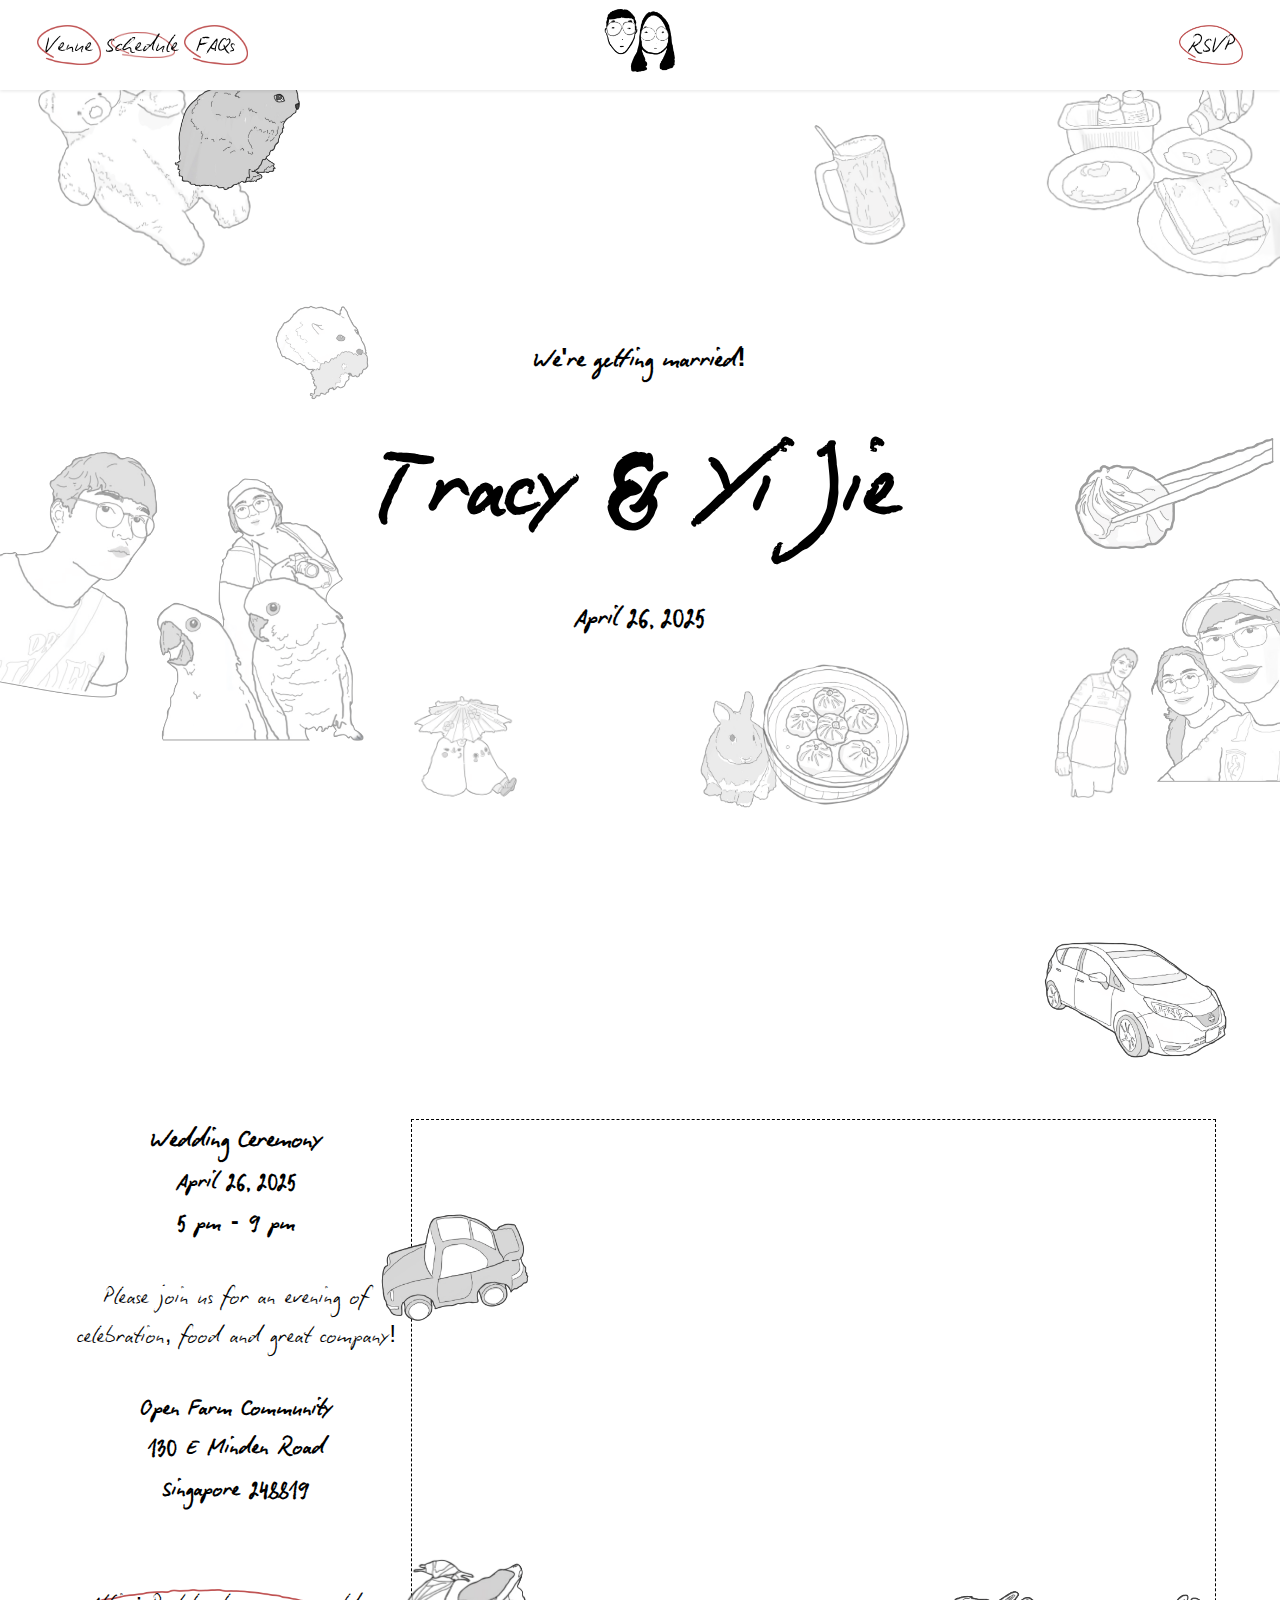
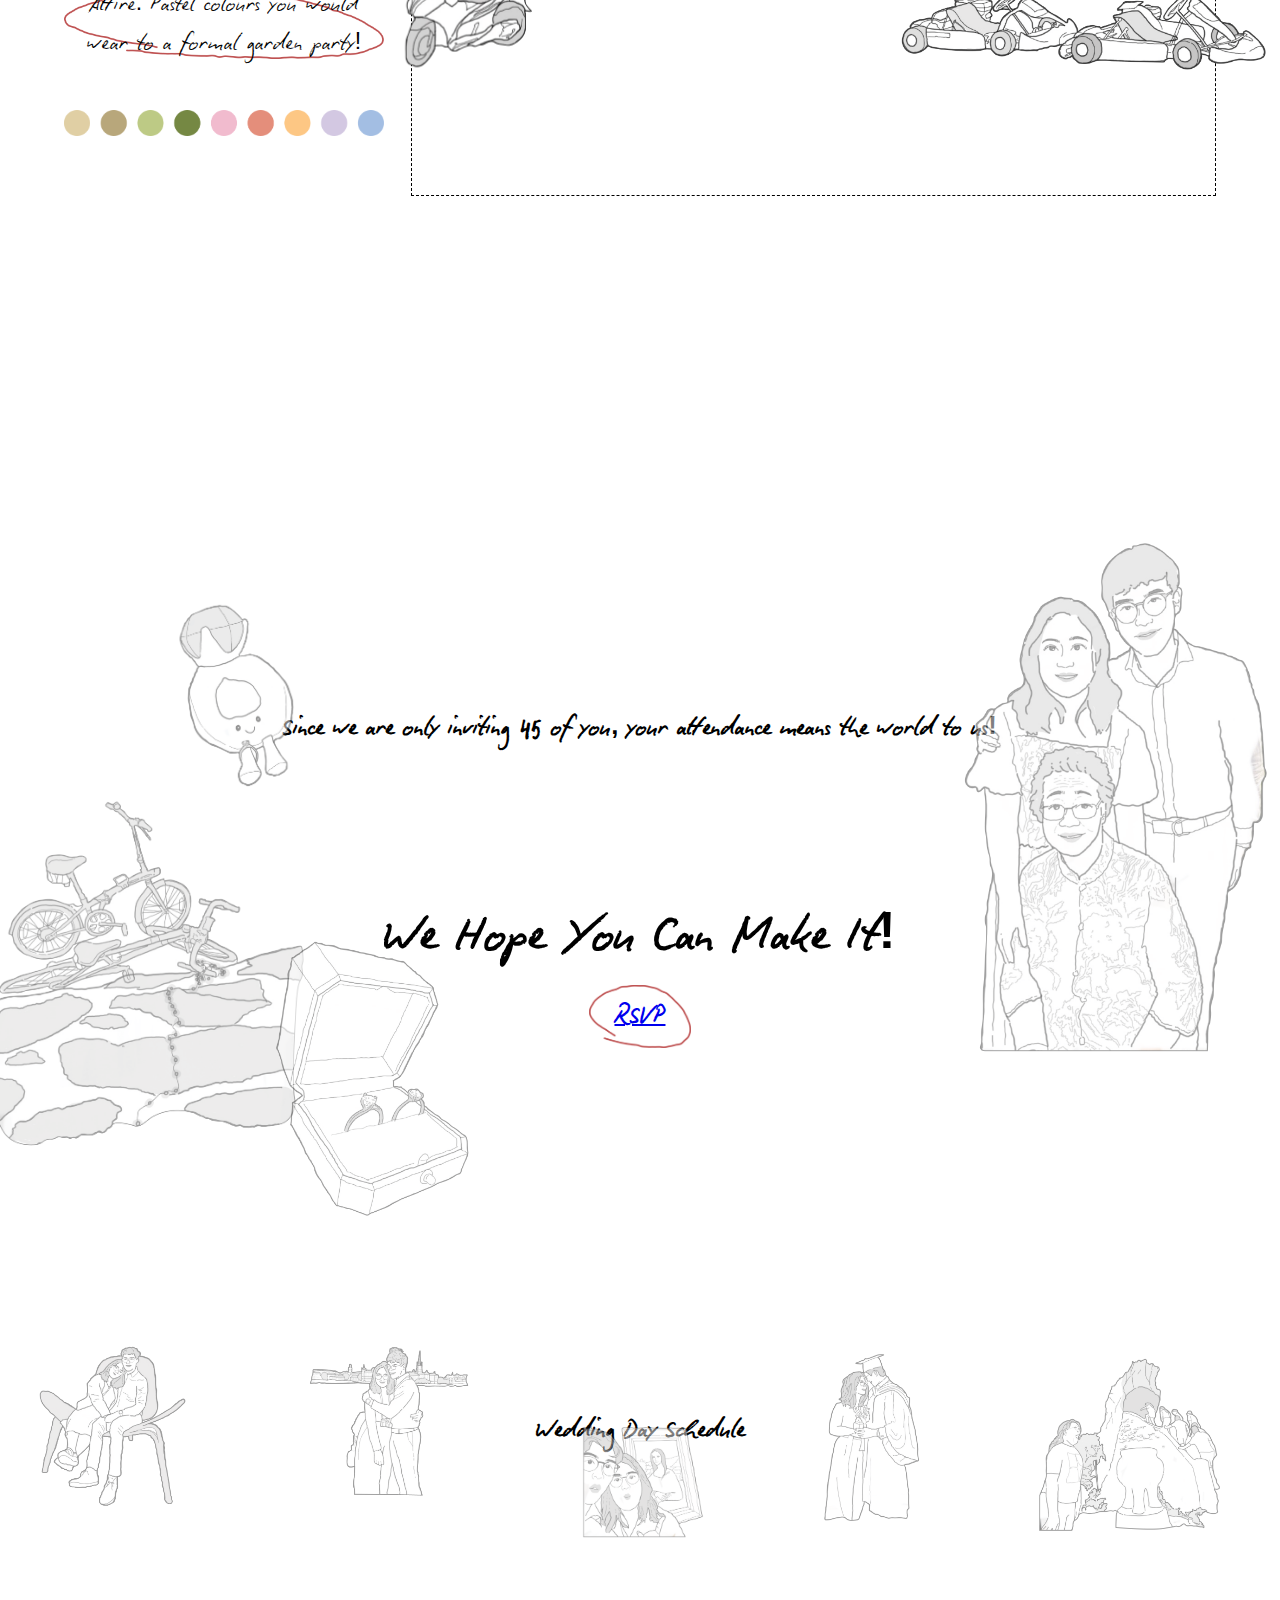
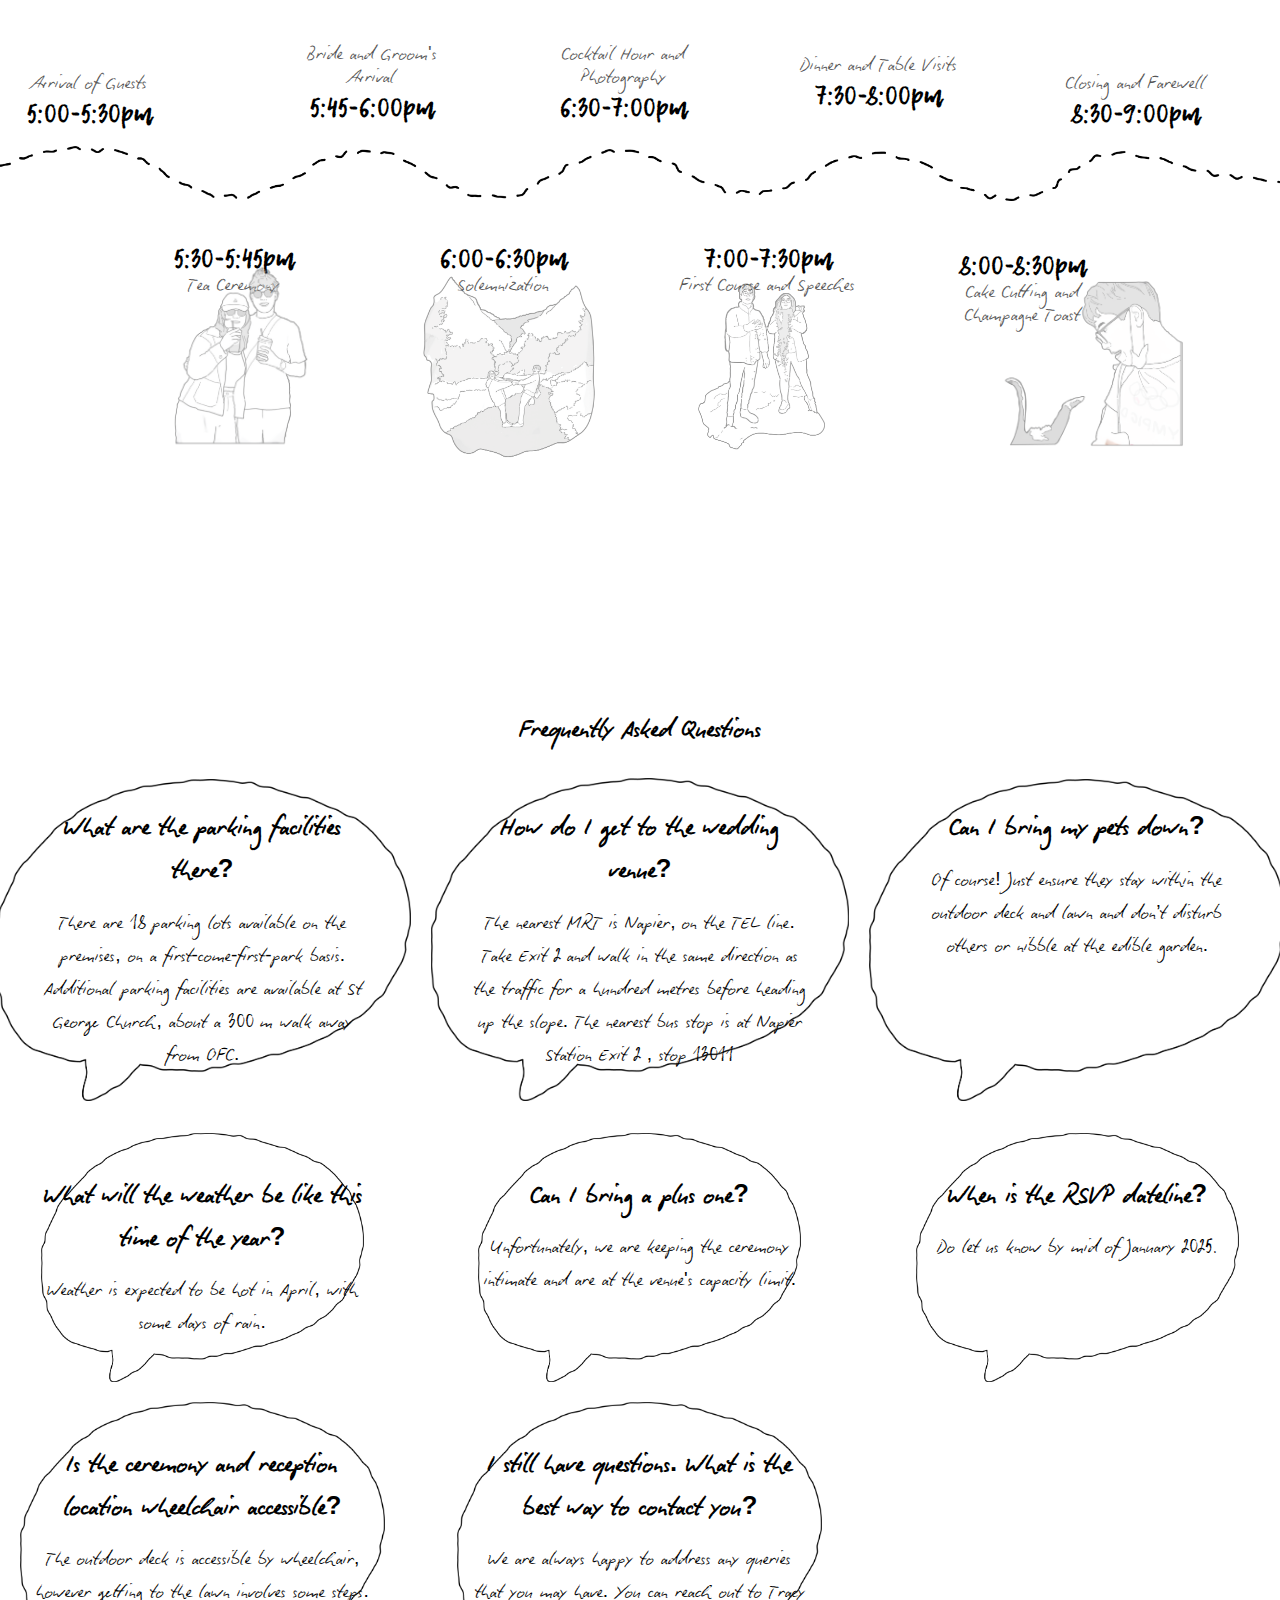
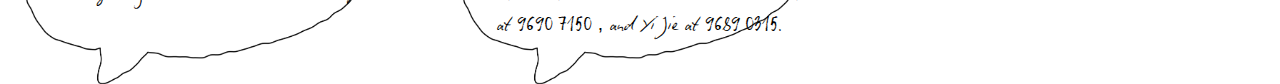
<file: index.html>
<!DOCTYPE html>
<html lang="en">
<head>
  <meta charset="UTF-8">
  <meta name="viewport" content="width=device-width, initial-scale=1.0">
  <title>Tracy & Yi Jie</title>
  <link rel="stylesheet" href="landscape.css" media="(orientation: landscape)">
</head>

<body>
  <header class="fixed-header">
    <nav>
      <!-- Left side links -->
      <ul class="nav-links-left">
        <li class="nav-item venue-circle"><a href="#venue">Venue</a></li>
        <li class="nav-item schedule-circle"><a href="#schedule">Schedule</a></li>
        <li class="nav-item FAQ-circle"><a href="#faqs">FAQs</a></li>
      </ul>

      <!-- Centered image -->
      <div class="logo-container">
        <a href="#home"><img src="Asset 1.png" alt="Logo" class="logo"></a>
      </div>

      <!-- Right side RSVP link -->
      <ul class="nav-links-right">
        <li class="nav-item RSVP-circle"><a href="#RSVP">RSVP</a></li>
      </ul>
    </nav>
  </header>

  <main>
    <section class="home-container" id= "home">
      <h2>We're getting married!</h2>

      <div class="date-line-title">
        <h1>Tracy</h1>
        <h1 class="numbers_font">&</h1>
        <h1>Yi Jie</h1>
      </div>

      <div class="date-line">
        <h3>April</h3>
        <h3 class="numbers_font">26, 2025</h3>
      </div>
    </section>

    <section class="venue" id="venue">
      <div class="venue-container">
        <!-- Left side: Text content -->
        <div class="invitation">
          <!-- Main Title -->
          <big_bold>Wedding Ceremony</big_bold><br>
      
          <!-- Date and Time -->
          <div class="date-line">
            <small_bold>April</small_bold>
            <small_bold class="numbers_font">26, 2025</small_bold>
          </div>
          <div class="date-line">
            <small_bold class="numbers_font">5</small_bold>
            <small_bold>pm - </small_bold>
            <small_bold class="numbers_font">9</small_bold>
            <small_bold>pm</small_bold>
          </div>
          <br>
          <!-- Description -->
          <small_unbold>Please join us for an evening of celebration, food and great company!</small_unbold>
          <br><br>
          <!-- Venue Information -->
          <small_bold>Open Farm Community</small_bold>
            <div class="date-line">
              <small_bold class="numbers_font">130</small_bold>
              <small_bold>E Minden Road</small_bold>
            </div>
            <div class="date-line">
              <small_bold>Singapore</small_bold>
              <small_bold class="numbers_font">248819</small_bold>
            </div>
      
          <!-- Dress Code -->
          <small_unbold class="attire-circle">
            Attire: Pastel colours you would wear to a formal garden party!
          </small_unbold>
        </div>
    
        <!-- Right side: Map -->
        <div class="map-container">
          <iframe 
            src="https://www.google.com/maps/embed?pb=!1m18!1m12!1m3!1d3988.7821474886728!2d103.81301587575473!3d1.3058297986817735!2m3!1f0!2f0!3f0!3m2!1i1024!2i768!4f13.1!3m3!1m2!1s0x31da1a224e7f6a3b%3A0x3c9a08c69ab33461!2sOpen%20Farm%20Community!5e0!3m2!1sen!2ssg!4v1729182833737!5m2!1sen!2ssg" 
            allowfullscreen 
            loading="lazy">
          </iframe>
        </div>
      </div>
    </section>

    <section id="RSVP">
      <div class="RSVP-container">
        <div class="date-line">
          <h1>Since we are only inviting</h1>
          <h1 class="numbers_font">45</h1>
          <h1>of you, your attendance means the world to us!</h1>
        </div>
        <br>
        <h2>We Hope You Can Make It!</h2>

        <h3 class="RSVP-circle-big">
          <a href="https://forms.gle/L5me9amzwKhb71BYA" target="_blank">RSVP</a>
        </h3>
      </div>
    </section>

    <section id="schedule">
      <div class="schedule-container">
        <h1>Wedding Day Schedule</h1>
      
        <div class="timeline">
          <!-- SVG for Wavy Line -->
          <div class="wavy-line-container">
            <img src="Asset 48.png" alt="Wavy Line" class="wavy-line-image">
          </div>
          
      
          <!-- Event 1 (Top) -->
          <div class="event event-top event-top-1">
            <p class="event-name">Arrival of Guests</p>
            <p class="event-time">5:00-5:30pm</p>
          </div>

          <!-- Event 2 (Bottom) -->
          <div class="event event-bottom event-bottom-2">
            <p class="event-time">5:30-5:45pm</p>
            <p class="event-name">Tea Ceremony</p>            
          </div>

          <!-- Event 3 (Top) -->
          <div class="event event-top event-top-3">
            <p class="event-name">Bride and Groom's<br>Arrival</p>
            <p class="event-time">5:45-6:00pm</p>
          </div>

          <!-- Event 4 (Bottom) -->
          <div class="event event-bottom event-bottom-4">
            <p class="event-time">6:00-6:30pm</p>
            <p class="event-name">Solemnization</p>            
          </div>

          <!-- Event 5 (Top) -->
          <div class="event event-top event-top-5">
            <p class="event-name">Cocktail Hour and <br> Photography</p>
            <p class="event-time">6:30-7:00pm</p>
          </div>

          <!-- Event 6 (Bottom) -->
          <div class="event event-bottom event-bottom-6">
            <p class="event-time">7:00-7:30pm</p>
            <p class="event-name">First Course and Speeches</p>            
          </div>

          <!-- Event 7 (Top) -->
          <div class="event event-top event-top-7">
            <p class="event-name">Dinner and Table Visits</p>
            <p class="event-time">7:30-8:00pm</p>
          </div>

          <!-- Event 8 (Bottom) -->
          <div class="event event-bottom event-bottom-8">
            <p class="event-time">8:00-8:30pm</p>
            <p class="event-name">Cake Cutting and<br>Champagne Toast</p>            
          </div>

          <!-- Event 9 (Top) -->
          <div class="event event-top event-top-9">
            <p class="event-name">Closing and Farewell</p>
            <p class="event-time">8:30-9:00pm</p>
          </div>
      
        </div>
      </div>
      
    </section>

    <section id="faqs">
      <h1>Frequently Asked Questions</h1>
      <div class="faq-container">

        <div class="speech-bubble">
          <h1>What are the parking facilities there?</h1>
          <small_unbold>There are </small_unbold>
          <small_unbold class="numbers_font">18</small_unbold>
          <small_unbold>parking lots available on the premises, on a first-come-first-park basis. <br>Additional parking facilities are available at St George Church, about a </small_unbold>
          <small_unbold class="numbers_font">300</small_unbold>
          <small_unbold>m walk away from OFC.</small_unbold>      
        </div>

        <div class="speech-bubble">
          <h1>How do I get to the wedding venue?</h1>
          <small_unbold>The nearest MRT is Napier, on the TEL line. Take Exit </small_unbold>
          <small_unbold class="numbers_font">2</small_unbold>
          <small_unbold>and walk in the same direction as the traffic for a hundred metres before heading up the slope. The nearest bus stop is at Napier Station Exit </small_unbold>
          <small_unbold class="numbers_font">2</small_unbold>
          <small_unbold>, stop</small_unbold>
          <small_unbold class="numbers_font">13011</small_unbold>
        </div>

        <div class="speech-bubble">
          <h1>Can I bring my pets down?</h1>
          <small_unbold>Of course! Just ensure they stay within the outdoor deck and lawn and don’t disturb others or nibble at the edible garden.</small_unbold>
        </div>

        

        <div class="speech-bubble">
          <h1>What will the weather be like this time of the year?</h1>
          <small_unbold>Weather is expected to be hot in April, with some days of rain.</small_unbold>
        </div>

        

        <div class="speech-bubble">
          <h1>Can I bring a plus one?</h1>
          <small_unbold>Unfortunately, we are keeping the ceremony intimate and are at the venue's capacity limit.</small_unbold>
        </div>

        <div class="speech-bubble">
          <h1>When is the RSVP dateline?</h1>
          <small_unbold>Do let us know by mid of January </small_unbold>
          <small_unbold class="numbers_font">2025.</small_unbold>
        </div>

        <div class="speech-bubble">
          <h1>Is the ceremony and reception location wheelchair accessible?</h1>
          <small_unbold>The outdoor deck is accessible by wheelchair, however getting to the lawn involves some steps.</small_unbold>
        </div>

        <div class="speech-bubble">        
          <h1>I still have questions. What is the best way to contact you?</h1>
          <small_unbold>We are always happy to address any queries that you may have. You can reach out to Tracy at </small_unbold>
          <small_unbold class="numbers_font">9690 7150</small_unbold>
          <small_unbold>, and Yi Jie at </small_unbold>
          <small_unbold class="numbers_font">9689 0315.</small_unbold>
        </div>

      </div>
    </section>

    <img src="Asset 2.png" class="image2" alt="Image 2">
    <img src="Asset 3.png" class="image3" alt="Image 3">
    <img src="Asset 4.png" class="image4" alt="Image 4">
    <img src="Asset 5.png" class="image5" alt="Image 5">
    <img src="Asset 6.png" class="image6" alt="Image 6">
    <img src="Asset 7.png" class="image7" alt="Image 7">
    <img src="Asset 8.png" class="image8" alt="Image 8">
    <img src="Asset 9.png" class="image9" alt="Image 9">
    <img src="Asset 10.png" class="image10" alt="Image 10">
    <img src="Asset 11.png" class="image11" alt="Image 11">
    <img src="Asset 12.png" class="image12" alt="Image 12">
    <img src="Asset 13.png" class="image13" alt="Image 13">
    <img src="Asset 14.png" class="image14" alt="Image 14">
    <img src="Asset 15.png" class="image15" alt="Image 15">
    <img src="Asset 16.png" class="image16" alt="Image 16">
    <img src="Asset 17.png" class="image17" alt="Image 17">
    <img src="Asset 18.png" class="image18" alt="Image 18">
    <img src="Asset 19.png" class="image19" alt="Image 19">
    <img src="Asset 20.png" class="image20" alt="Image 20">
    <img src="Asset 21.png" class="image21" alt="Image 21">
    <img src="Asset 22.png" class="image22" alt="Image 22">
    <img src="Asset 23.png" class="image23" alt="Image 23">
    <img src="Asset 24.png" class="image24" alt="Image 24">
    <img src="Asset 25.png" class="image25" alt="Image 25">
    <img src="Asset 26.png" class="image26" alt="Image 26">
    <img src="Asset 27.png" class="image27" alt="Image 27">
    <img src="Asset 28.png" class="image28" alt="Image 28">
    <img src="Asset 29.png" class="image29" alt="Image 29">
    <img src="Asset 30.png" class="image30" alt="Image 30">
    <img src="Asset 31.png" class="image31" alt="Image 31">
    <img src="Asset 34.png" class="image34" alt="Image 34">
    <!-- Add more images as needed -->
  </main>
</body>

<script>
  window.addEventListener('scroll', function() {
    var header = document.querySelector('.fixed-header');
    
    // Add or remove 'transparent' class based on scroll position
    if (window.scrollY > 50) { 
        header.classList.add('transparent');
    } else {
        header.classList.remove('transparent');
    }
  });
</script>

<script>
  window.addEventListener('scroll', function() {
    var logoContainer = document.querySelector('.logo-container');
    
    // Add or remove 'transparent' class based on scroll position
    if (window.scrollY > 50) {
        logoContainer.classList.add('transparent');
    } else {
        logoContainer.classList.remove('transparent');
    }
  });
</script>

<script>
  document.querySelectorAll('a[href^="#"]').forEach(anchor => {
    anchor.addEventListener("click", function(e) {
      e.preventDefault();
      const targetId = this.getAttribute("href").substring(1);
      const targetElement = document.getElementById(targetId);
      
      window.scrollTo({
        top: targetElement.offsetTop - 75, // Adjust this value for the desired margin
        behavior: "smooth"
      });
    });
  });
</script>

</html>
</file>
<file: landscape.css>
/* Reset default styles */
* {
  margin: 0;
  padding: 0;
  box-sizing: border-box;
}

/* Import the fonts (ensure paths or sources are correct) */
@font-face {
    font-family: 'Biro Script';
    src: url('Biro_Script_reduced.otf'); /* Replace with actual path */
}
@font-face {
    font-family: 'Lemon Tuesday';
    src: url('Lemon\ Tuesday.otf'); /* Replace with actual path */
}

/* Body styling */

/* Header styles */
.fixed-header {
position: fixed;
top: 0;
left: 0;
width: 100%;
background-color: rgba(255, 255, 255, 1); /* Initially opaque */
z-index: 999;
box-shadow: 0 0.104vw 0.26vw rgba(0, 0, 0, 0.1);
height: min(10vh, 17.78vw); /* Match this height to the logo */
display: flex;
align-items: center;
padding: 0 2.6vw;
transition: background-color 0.3s ease; /* Smooth transition for background change */
}

/* Transparent background when scrolled */
.fixed-header.transparent {
background-color: rgba(255, 255, 255, 0.9); /* Semi-transparent when scrolled */
box-shadow: none; /* Optional: remove shadow when scrolled */
}

/* Navigation bar styling */
nav {
display: flex;
justify-content: space-between;
align-items: center;
width: 100%;
}

/* Left aligned links */
.nav-links-left {
display: flex;
gap: 0.26vw;
}

/* Right aligned RSVP link */
.nav-links-right {
margin-left: auto;
}

.nav-item {
position: relative; /* Ensures child elements like text stay positioned relative to the image */
width: 5vw;
height: 5vh;
background-size: contain; /* Ensures the image scales properly */
background-position: center;
background-repeat: no-repeat;
text-align: center; /* Centers the text */
display: flex;
align-items: center; /* Vertically centers text */
justify-content: center; /* Horizontally centers text */
}

.venue-circle {
background-image: url("Venue.png");
}

.schedule-circle {
background-image: url("Schedule.png");
}

.FAQ-circle {
background-image: url("Venue.png");
}

.RSVP-circle {
background-image: url("RSVP header.png");
}

/* List items style */
nav ul {
display: flex;
list-style: none;
margin: 0;
padding: 0;
}

nav ul li {
margin: 0 0.26vw;
}

/* Links styling */
nav ul li a {
text-decoration: none;
color: #000;
font-size: max(1.8vh, 1.8vw);
border: 0vw solid #ff0000; /* Red circle effect */
padding: 0.26vw 0.52vw;
border-radius: 2.6vw;
transition: background-color 0.3s;
display: flex;
align-items: center;
height: 100%; /* Ensures that the links fill the height of the header */
}

/* Hover effect for links */
nav ul li a:hover {
background-color: #fff;
color: #000;
}

/* Center image styling */
.logo-container {
position: absolute;
left: 50%;
transform: translate(-50%);
background-color: #fff; /* Ensure the background is white */
height: 100%; /* Ensure the container height matches the header */
display: flex;
align-items: center;
transition: background-color 0.3s ease, opacity 0.3s ease; /* Add smooth transition */
}

.logo {
height: 100%; /* The logo will take up the full height of the container */
max-height: 7vh; /* Adjust this value to ensure proper sizing */
width: auto; /* Maintain aspect ratio */
transition: opacity 0.3s ease; /* Smooth transition for opacity */
}

/* Transparent logo when scrolled */
.logo-container.transparent {
background-color: rgba(255, 255, 255, 0.5); /* Semi-transparent when scrolled */
box-shadow: none; /* Optional: remove shadow when scrolled */
opacity: 0.5; /* Semi-transparent logo */
}

html, body {
height: 100%;
margin: 0;
}

body {
font-family: 'Biro Script', sans-serif;
display: flex;
justify-content: center;
align-items: center;
height: 100vh;
width: 100vw; /* Full width of the viewport */
max-width: 100vw;
overflow-x: hidden;
margin: 0;
background-color: #fff;
text-align: center;
flex-direction: column;
}

/* Announcement Text - Full Page */
.home-container {
display: flex;
flex-direction: column;
justify-content: center;  /* Vertically center the content */
align-items: center;      /* Horizontally center the content */
height: 120vh;            /* Full viewport height */
text-align: center;
margin-top: 435vh;
}


.home-container h1 {
font-size: max(8vh, 8vw);
margin-bottom: 1.56vw; /* Add some spacing */
}

.home-container h2 {
font-size: max(2vh, 2vw);
margin-bottom: 1.56vw;
}

.home-container h3 {
font-size: max(2vh, 2vw);
}

.date-line-title {
display: flex;
justify-content: center;
align-items: center;
gap: 2.6vw;
}

/* Ensures April and the date stay on the same line */
.date-line {
display: flex;
justify-content: center;
align-items: center;
gap: 0.78vw; /* Add spacing between "April" and "26, 2025" */
}

.date-line-small {
display: flex;
justify-content: center;
align-items: center;
gap: 0.3vw;
}

/* Main invitation container */
.venue-container {
display: flex;
justify-content: space-between; /* Ensures space between text and map */
align-items: flex-start; /* Aligns items at the top */
gap: 0.2vw; /* Adjust the spacing between text and map */
height: 100vh;
width: 90vw;
}

.invitation {
text-align: center;
width: 30%;
margin: 0 auto;
}

.invitation big_bold {
font-weight: bold;
font-size: max(2vh, 2vw);
margin-bottom: 0.2vw;
}

.invitation small_bold {
font-weight: bold;
font-size: max(1.8vh, 1.8vw);
margin-bottom: 0.2vw;
}

.invitation small_unbold {
font-size: max(1.8vh, 1.8vw);
margin-bottom: 0.2vw;
}

.numbers_font {
font-family: 'Lemon Tuesday', sans-serif;
}

.venue {
margin: 10vh;
font-size: max(1.5vh, 1.5vw);
}

.attire-circle {
position: relative; /* Ensures child elements like text stay positioned relative to the image */
width: 25vw;
height: 25vh;
background-size: contain; /* Ensures the image scales properly */
background-position: center;
background-repeat: no-repeat;
text-align: center; /* Centers the text */
display: flex;
align-items: center; /* Vertically centers text */
justify-content: center; /* Horizontally centers text */
background-image: url("Attire.png")
}

/* Map Container */
.map-container {
border: 0.104vw dashed black;
width: 70%;
filter: grayscale(100%);
margin: 0;
}

iframe {
width: 100%;
height: 75vh;
border: 0;
display: block;
}

.RSVP-container {
display: flex;
flex-direction: column;
justify-content: center;  /* Vertically center the content */
align-items: center;      /* Horizontally center the content */
height: 100vh;            /* Full viewport height */
text-align: center;     
}

.RSVP-container h1 {
font-size: max(2vh, 2vw);
margin-top: -30vh; /* Move upwards */
margin-bottom: 0.5vh; /* Adjust spacing */
}

.RSVP-container h2 {
font-size: max(4vh, 4vw);
margin-bottom: 0vw;
}

.RSVP-container h3 {
font-size: max(2vh, 2vw);
}

.RSVP-circle-big {
position: relative; /* Ensures child elements like text stay positioned relative to the image */
width: 8vw;
height: 8vh;
background-size: contain; /* Ensures the image scales properly */
background-position: center;
background-repeat: no-repeat;
text-align: center; /* Centers the text */
display: flex;
align-items: center; /* Vertically centers text */
justify-content: center; /* Horizontally centers text */
background-image: url("RSVP Big.png")
}

.schedule-container {
text-align: center;
height: 100vh;
width: 100%;
}

h1 {
font-size: max(2vh, 2vw);
margin-bottom: 1.04vw;
}

h2 {
font-size: max(1.5vh, 1.5vw);
}

.timeline {
position: relative;
width: 100%;
height: 18.52vh;
margin-top: 4.63vh;
}

.wavy-line-container {
width: 100%; /* Make the container full-width */
overflow: hidden; /* Ensure no overflow outside the container */
position: relative; /* For positioning the image */
}

.wavy-line-image {
width: 100%; /* Make the image span across the container */
height: 100%; /* Make the image fill the container height */
object-fit: cover; /* Ensure the image scales without distortion */
margin-top: 28vh;
}

.event {
position: absolute;
text-align: center;
transform: translateY(-50%);
}

.event-top {
top: 21vh; /* Position above the line */
line-height: 1.2;
}

.event-top-1 {
top: 23vh;
left:4%;
}

.event-top-3 {
left:25%;
}

.event-top-5 {
left:44%;
}

.event-top-7 {
left:62%;
}

.event-top-9 {
top: 23vh;
left:82%;
}

.event-bottom {
top: 42vh; /* Position below the line */
line-height: 1.2;
}

.event-bottom-2 {
left:15%;
}

.event-bottom-4 {
left:35%;
}

.event-bottom-6 {
left:53%;
}

.event-bottom-8 {
top: 44vh;
left:74%;
}

.event-name {
font-size: max(1.5vh, 1.5vw);
color: #555;
margin-bottom: 0.26vw;
}

.event-time {
font-size: max(2vh, 2vw);
font-weight: bold;
font-family: 'Lemon Tuesday', sans-serif;
}

.image2 {
position: absolute;
opacity: 50%;
top: -10vh;
left: -5%;
width: max(32vh, 32vw);
}

.image3 {
position: absolute;
opacity: 100%;
top: -10vh;
left: 10%;
width: max(20vh, 20vw);
}

.image4 {
position: absolute;
opacity: 50%;
top: 20vh;
left: 15%;
width: max(30vh, 30vw);
}

.image5 {
position: absolute;
opacity: 50%;
top: 5vh;
left: 55%;
width: max(35vh, 35vw);
}

.image6 {
position: absolute;
opacity: 50%;
top: -10vh;
left: 79%;
width: max(22vh, 22vw);
}

.image7 {
position: absolute;
opacity: 50%;
top: 35vh;
left: -3%;
width: max(45vh, 45vw);
}

.image8 {
position: absolute;
opacity: 50%;
top: 35vh;
left: -11%;
width: max(45vh, 45vw);
}

.image9 {
position: absolute;
opacity: 50%;
top: 70vh;
left: 22%;
width: max(25vh, 25vw);
}

.image10 {
position: absolute;
opacity: 50%;
top: 70vh;
left: 52%;
width: max(12vh, 12vw);
}

.image11 {
position: absolute;
opacity: 50%;
top: 70vh;
left: 51%;
width: max(25vh, 25vw);
}

.image12 {
position: absolute;
opacity: 50%;
top: 62vh;
left: 79%;
width: max(25vh, 25vw);
}

.image13 {
position: absolute;
opacity: 50%;
top: 55vh;
left: 71%;
width: max(30vh, 30vw);
}

.image14 {
position: absolute;
opacity: 50%;
top: 40vh;
left: 75%;
width: max(25vh, 25vw);
}

.image15 {
position: absolute;
opacity: 100%;
top: 128vh;
left: 22%;
width: max(25vh, 25vw);
}

.image16 {
position: absolute;
opacity: 100%;
top: 90vh;
left: 80%;
width: max(18vh, 18vw);
}

.image17 {
position: absolute;
opacity: 100%;
top: 150vh;
left: 28%;
width: max(25vh, 25vw);
}

.image18 {
position: absolute;
opacity: 100%;
top: 152vh;
left: 68%;
width: max(35vh, 35vw);
}

.image19 {
position: absolute;
opacity: 50%;
top: 240vh;
left: 10%;
width: max(18vh, 18vw);
}

.image20 {
position: absolute;
opacity: 50%;
top: 260vh;
left: -1%;
width: max(25vh, 25vw);
}

.image21 {
position: absolute;
opacity: 50%;
top: 280vh;
left: 20%;
width: max(20vh, 20vw);
}

.image22 {
position: absolute;
opacity: 50%;
top: 230vh;
left: 68%;
width: max(35vh, 35vw);
}

.image23 {
position: absolute;
opacity: 50%;
top: 313vh;
left: -2%;
width: max(18vh, 18vw);
}

.image24 {
position: absolute;
opacity: 50%;
top: 376vh;
left: 12%;
width: max(14vh, 14vw);
}

.image25 {
position: absolute;
opacity: 50%;
top: 316vh;
left: 23%;
width: max(15vh, 15vw);
}

.image26 {
position: absolute;
opacity: 50%;
top: 382vh;
left: 33%;
width: max(14vh, 14vw);
}

.image27 {
position: absolute;
opacity: 50%;
top: 330vh;
left: 45.5%;
width: max(10vh, 10vw);
}

.image28 {
position: absolute;
opacity: 50%;
top: 377vh;
left: 51%;
width: max(16vh, 16vw);
}

.image29 {
position: absolute;
opacity: 50%;
top: 319vh;
left: 60%;
width: max(15vh, 15vw);
}

.image30 {
position: absolute;
opacity: 50%;
top: 377vh;
left: 75%;
width: max(30vh, 30vw);
}

.image31 {
position: absolute;
opacity: 50%;
top: 320vh;
left: 81%;
width: max(15vh, 15vw);
}

.image34 {
position: absolute;
opacity: 100%;
top: 190vh;
left: 5%;
width: max(25vh, 25vw);
}

.faq-container {
display: grid;
height: 100vh;
grid-template-columns: repeat(3, 1fr); /* Three equal-width columns */
gap: 20px; /* Space between items */
padding: 0 20px; /* Add padding to the left and right */
box-sizing: border-box; /* Ensure padding is included in width */
}

.faq-container small_unbold {
font-size: max(1.5vh, 1.5vw);
margin-bottom: 0.2vw;
}

.speech-bubble {
position: relative;
background: url("Asset 42.png") no-repeat center;
background-size: contain; /* Ensures the image fits within the element */
padding: 10%; /* Adjust for text placement inside the bubble */
text-align: center;
}
</file>
